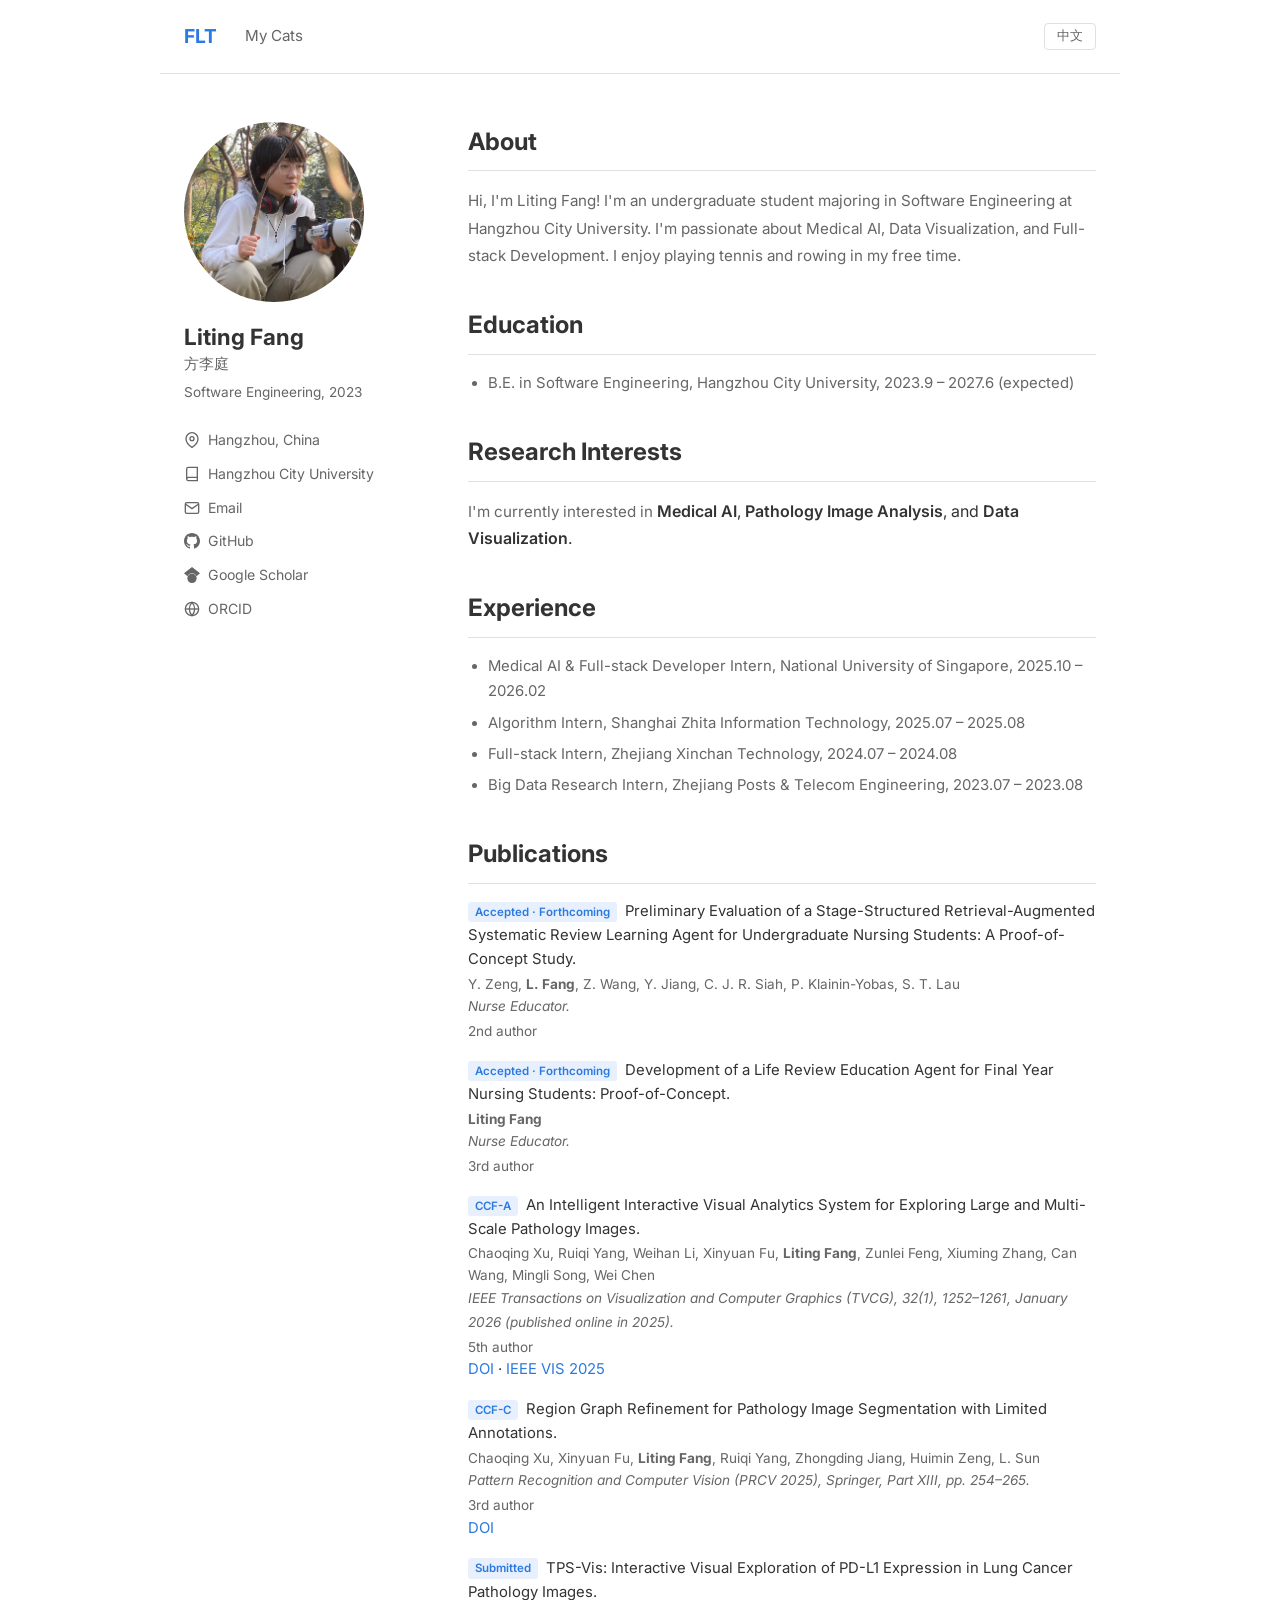
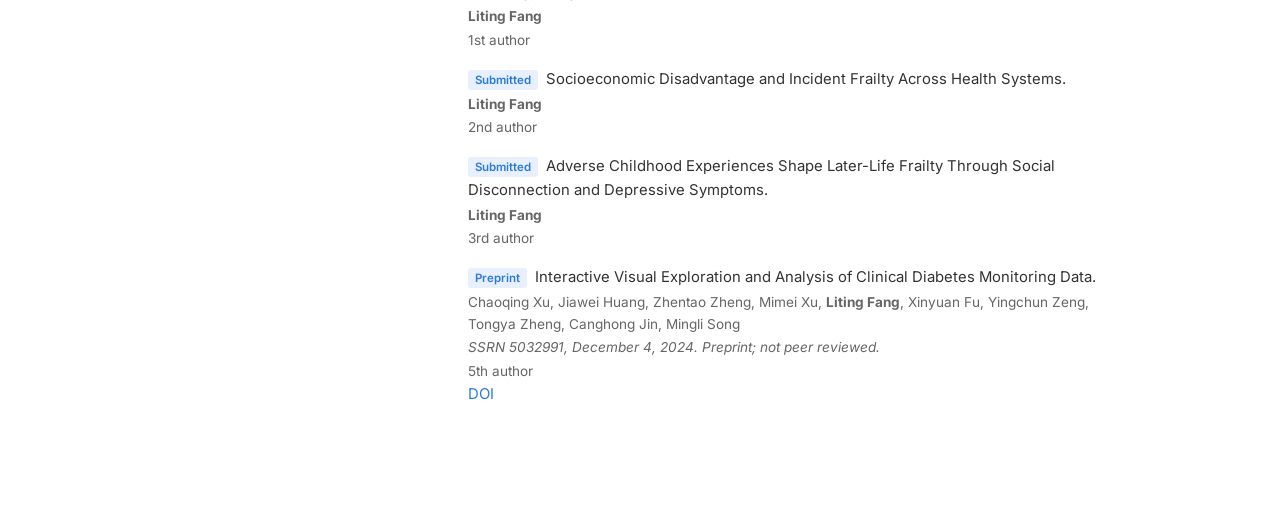
<file: index.html>
<!DOCTYPE html>
<html lang="en">
<head>
  <meta charset="UTF-8" />
  <meta name="viewport" content="width=device-width, initial-scale=1.0" />
  <title>Liting Fang</title>
  <link rel="preconnect" href="https://fonts.googleapis.com" />
  <link rel="preconnect" href="https://fonts.gstatic.com" crossorigin />
  <link href="https://fonts.googleapis.com/css2?family=Inter:wght@300;400;500;600;700&display=swap" rel="stylesheet" />
  <link rel="stylesheet" href="css/style.css" />
</head>
<body>

  <!-- Nav -->
  <nav class="navbar">
    <a href="index.html" class="nav-logo active">FLT</a>
    <a href="cats/index.html" class="nav-link" data-en="My Cats" data-zh="我的猫">My Cats</a>
    <button class="lang-toggle" id="langToggle">中文</button>
  </nav>

  <!-- Main -->
  <div class="layout">

    <!-- Sidebar -->
    <aside class="sidebar">
      <img src="img/avatar.JPG" alt="Liting Fang" class="avatar" />
      <h1 class="name">Liting Fang</h1>
      <p class="name-zh">方李庭</p>
      <p class="tagline" data-en="Software Engineering, 2023" data-zh="软件工程，2023级">Software Engineering, 2023</p>

      <ul class="info-list">
        <li>
          <svg viewBox="0 0 24 24" width="16" height="16" fill="none" stroke="currentColor" stroke-width="2"><path d="M21 10c0 7-9 13-9 13s-9-6-9-13a9 9 0 0 1 18 0z"/><circle cx="12" cy="10" r="3"/></svg>
          <span data-en="Hangzhou, China" data-zh="中国杭州">Hangzhou, China</span>
        </li>
        <li>
          <svg viewBox="0 0 24 24" width="16" height="16" fill="none" stroke="currentColor" stroke-width="2"><path d="M4 19.5A2.5 2.5 0 0 1 6.5 17H20"/><path d="M6.5 2H20v20H6.5A2.5 2.5 0 0 1 4 19.5v-15A2.5 2.5 0 0 1 6.5 2z"/></svg>
          <span data-en="Hangzhou City University" data-zh="浙大城市学院">Hangzhou City University</span>
        </li>
        <li>
          <svg viewBox="0 0 24 24" width="16" height="16" fill="none" stroke="currentColor" stroke-width="2"><path d="M4 4h16c1.1 0 2 .9 2 2v12c0 1.1-.9 2-2 2H4c-1.1 0-2-.9-2-2V6c0-1.1.9-2 2-2z"/><polyline points="22,6 12,13 2,6"/></svg>
          <a href="mailto:flting.amanda@gmail.com">Email</a>
        </li>
        <li>
          <svg viewBox="0 0 24 24" width="16" height="16" fill="currentColor"><path d="M12 0c-6.626 0-12 5.373-12 12 0 5.302 3.438 9.8 8.207 11.387.599.111.793-.261.793-.577v-2.234c-3.338.726-4.033-1.416-4.033-1.416-.546-1.387-1.333-1.756-1.333-1.756-1.089-.745.083-.729.083-.729 1.205.084 1.839 1.237 1.839 1.237 1.07 1.834 2.807 1.304 3.492.997.107-.775.418-1.305.762-1.604-2.665-.305-5.467-1.334-5.467-5.931 0-1.311.469-2.381 1.236-3.221-.124-.303-.535-1.524.117-3.176 0 0 1.008-.322 3.301 1.23.957-.266 1.983-.399 3.003-.404 1.02.005 2.047.138 3.006.404 2.291-1.552 3.297-1.23 3.297-1.23.653 1.653.242 2.874.118 3.176.77.84 1.235 1.911 1.235 3.221 0 4.609-2.807 5.624-5.479 5.921.43.372.823 1.102.823 2.222v3.293c0 .319.192.694.801.576 4.765-1.589 8.199-6.086 8.199-11.386 0-6.627-5.373-12-12-12z"/></svg>
          <a href="https://github.com/FLTing404" target="_blank">GitHub</a>
        </li>
        <li>
          <svg viewBox="0 0 24 24" width="16" height="16" fill="currentColor"><path d="M5.242 13.769L0 9.5 12 0l12 9.5-5.242 4.269C17.548 11.249 14.978 9.5 12 9.5c-2.977 0-5.548 1.748-6.758 4.269zM12 10a7 7 0 1 0 0 14 7 7 0 0 0 0-14z"/></svg>
          <a href="https://scholar.google.com/citations?user=KCssSrEAAAAJ" target="_blank">Google Scholar</a>
        </li>
        <li>
          <svg viewBox="0 0 24 24" width="16" height="16" fill="none" stroke="currentColor" stroke-width="2"><circle cx="12" cy="12" r="10"/><path d="M2 12h20"/><path d="M12 2a15.3 15.3 0 0 1 4 10 15.3 15.3 0 0 1-4 10 15.3 15.3 0 0 1-4-10 15.3 15.3 0 0 1 4-10z"/></svg>
          <a href="https://orcid.org/0009-0003-6122-9087" target="_blank">ORCID</a>
        </li>
      </ul>
    </aside>

    <!-- Content -->
    <main class="content">

      <section>
        <h2 data-en="About" data-zh="关于">About</h2>
        <div class="divider"></div>
        <p data-en="Hi, I'm Liting Fang! I'm an undergraduate student majoring in Software Engineering at Hangzhou City University. I'm passionate about Medical AI, Data Visualization, and Full-stack Development. I enjoy playing tennis and rowing in my free time." data-zh="你好，我是方李庭！我是浙大城市学院软件工程专业的本科生。我对医疗AI、数据可视化和全栈开发充满热情。课余时间喜欢打网球和划赛艇。">Hi, I'm Liting Fang! I'm an undergraduate student majoring in Software Engineering at Hangzhou City University. I'm passionate about Medical AI, Data Visualization, and Full-stack Development. I enjoy playing tennis and rowing in my free time.</p>
      </section>

      <section>
        <h2 data-en="Education" data-zh="教育背景">Education</h2>
        <div class="divider"></div>
        <ul class="bullet-list">
          <li data-en="B.E. in Software Engineering, Hangzhou City University, 2023.9 – 2027.6 (expected)" data-zh="软件工程 本科，浙大城市学院，2023.9 – 2027.6（预计）">B.E. in Software Engineering, Hangzhou City University, 2023.9 – 2027.6 (expected)</li>
        </ul>
      </section>

      <section>
        <h2 data-en="Research Interests" data-zh="研究方向">Research Interests</h2>
        <div class="divider"></div>
        <p data-en="I'm currently interested in " data-zh="我目前的研究方向是">I'm currently interested in </p>
        <span class="highlight" data-en="Medical AI" data-zh="医疗AI">Medical AI</span><span data-en=", " data-zh="、">, </span>
        <span class="highlight" data-en="Pathology Image Analysis" data-zh="病理图像分析">Pathology Image Analysis</span><span data-en=", and " data-zh="和">, and </span>
        <span class="highlight" data-en="Data Visualization" data-zh="数据可视化">Data Visualization</span><span>.</span>
      </section>

      <section>
        <h2 data-en="Experience" data-zh="实习经历">Experience</h2>
        <div class="divider"></div>
        <ul class="bullet-list">
          <li data-en="Medical AI & Full-stack Developer Intern, National University of Singapore, 2025.10 – 2026.02" data-zh="医疗AI & 全栈开发实习生，新加坡国立大学，2025.10 – 2026.02">Medical AI & Full-stack Developer Intern, National University of Singapore, 2025.10 – 2026.02</li>
          <li data-en="Algorithm Intern, Shanghai Zhita Information Technology, 2025.07 – 2025.08" data-zh="算法实习生，上海智塔信息科技，2025.07 – 2025.08">Algorithm Intern, Shanghai Zhita Information Technology, 2025.07 – 2025.08</li>
          <li data-en="Full-stack Intern, Zhejiang Xinchan Technology, 2024.07 – 2024.08" data-zh="全栈实习生，浙江信产技术，2024.07 – 2024.08">Full-stack Intern, Zhejiang Xinchan Technology, 2024.07 – 2024.08</li>
          <li data-en="Big Data Research Intern, Zhejiang Posts & Telecom Engineering, 2023.07 – 2023.08" data-zh="大数据研究院实习生，浙江省邮电工程建设，2023.07 – 2023.08">Big Data Research Intern, Zhejiang Posts & Telecom Engineering, 2023.07 – 2023.08</li>
        </ul>
      </section>

      <section>
        <h2 data-en="Publications" data-zh="学术论文">Publications</h2>
        <div class="divider"></div>
        <ul class="pub-list">
          <li>
            <span class="pub-tag" data-en="Accepted · Forthcoming" data-zh="已录用，待发表">Accepted · Forthcoming</span>
            Preliminary Evaluation of a Stage-Structured Retrieval-Augmented Systematic Review Learning Agent for Undergraduate Nursing Students: A Proof-of-Concept Study.
            <span class="pub-authors">Y. Zeng, <strong>L. Fang</strong>, Z. Wang, Y. Jiang, C. J. R. Siah, P. Klainin-Yobas, S. T. Lau</span>
            <span class="pub-venue">Nurse Educator.</span>
            <span class="pub-authors" data-en="2nd author" data-zh="第 2 作者">2nd author</span>
          </li>
          <li>
            <span class="pub-tag" data-en="Accepted · Forthcoming" data-zh="已录用，待发表">Accepted · Forthcoming</span>
            Development of a Life Review Education Agent for Final Year Nursing Students: Proof-of-Concept.
            <span class="pub-authors"><strong>Liting Fang</strong></span>
            <span class="pub-venue">Nurse Educator.</span>
            <span class="pub-authors" data-en="3rd author" data-zh="第 3 作者">3rd author</span>
          </li>
          <li>
            <span class="pub-tag">CCF-A</span>
            An Intelligent Interactive Visual Analytics System for Exploring Large and Multi-Scale Pathology Images.
            <span class="pub-authors">Chaoqing Xu, Ruiqi Yang, Weihan Li, Xinyuan Fu, <strong>Liting Fang</strong>, Zunlei Feng, Xiuming Zhang, Can Wang, Mingli Song, Wei Chen</span>
            <span class="pub-venue" data-en="IEEE Transactions on Visualization and Computer Graphics (TVCG), 32(1), 1252–1261, January 2026 (published online in 2025)." data-zh="IEEE Transactions on Visualization and Computer Graphics（TVCG），32(1)，1252–1261，2026 年 1 月卷期（2025 年在线发表）。">IEEE Transactions on Visualization and Computer Graphics (TVCG), 32(1), 1252–1261, January 2026 (published online in 2025).</span>
            <span class="pub-authors" data-en="5th author" data-zh="第 5 作者">5th author</span>
            <a href="https://doi.org/10.1109/tvcg.2025.3634833" target="_blank" rel="noopener noreferrer">DOI</a>
            · <a href="https://www.content.ieeevis.org/year/2025/program/paper_3ca02fd1-d387-44fa-b576-413ea269d949.html" target="_blank" rel="noopener noreferrer">IEEE VIS 2025</a>
          </li>
          <li>
            <span class="pub-tag">CCF-C</span>
            Region Graph Refinement for Pathology Image Segmentation with Limited Annotations.
            <span class="pub-authors">Chaoqing Xu, Xinyuan Fu, <strong>Liting Fang</strong>, Ruiqi Yang, Zhongding Jiang, Huimin Zeng, L. Sun</span>
            <span class="pub-venue">Pattern Recognition and Computer Vision (PRCV 2025), Springer, Part XIII, pp. 254–265.</span>
            <span class="pub-authors" data-en="3rd author" data-zh="第 3 作者">3rd author</span>
            <a href="https://doi.org/10.1007/978-981-95-5634-2_18" target="_blank" rel="noopener noreferrer">DOI</a>
          </li>
          <li>
            <span class="pub-tag" data-en="Submitted" data-zh="在投">Submitted</span>
            TPS-Vis: Interactive Visual Exploration of PD-L1 Expression in Lung Cancer Pathology Images.
            <span class="pub-authors"><strong>Liting Fang</strong></span>
            <span class="pub-authors" data-en="1st author" data-zh="第 1 作者">1st author</span>
          </li>
          <li>
            <span class="pub-tag" data-en="Submitted" data-zh="在投">Submitted</span>
            Socioeconomic Disadvantage and Incident Frailty Across Health Systems.
            <span class="pub-authors"><strong>Liting Fang</strong></span>
            <span class="pub-authors" data-en="2nd author" data-zh="第 2 作者">2nd author</span>
          </li>
          <li>
            <span class="pub-tag" data-en="Submitted" data-zh="在投">Submitted</span>
            Adverse Childhood Experiences Shape Later-Life Frailty Through Social Disconnection and Depressive Symptoms.
            <span class="pub-authors"><strong>Liting Fang</strong></span>
            <span class="pub-authors" data-en="3rd author" data-zh="第 3 作者">3rd author</span>
          </li>
          <li>
            <span class="pub-tag" data-en="Preprint" data-zh="预印本">Preprint</span>
            Interactive Visual Exploration and Analysis of Clinical Diabetes Monitoring Data.
            <span class="pub-authors">Chaoqing Xu, Jiawei Huang, Zhentao Zheng, Mimei Xu, <strong>Liting Fang</strong>, Xinyuan Fu, Yingchun Zeng, Tongya Zheng, Canghong Jin, Mingli Song</span>
            <span class="pub-venue" data-en="SSRN 5032991, December 4, 2024. Preprint; not peer reviewed." data-zh="SSRN 5032991，2024 年 12 月 4 日公开。预印本，未经同行评审。">SSRN 5032991, December 4, 2024. Preprint; not peer reviewed.</span>
            <span class="pub-authors" data-en="5th author" data-zh="第 5 作者">5th author</span>
            <a href="https://doi.org/10.2139/ssrn.5032991" target="_blank" rel="noopener noreferrer">DOI</a>
          </li>
        </ul>
      </section>

    </main>
  </div>

  <script src="js/main.js"></script>
</body>
</html>
</file>
<file: css/style.css>
/* ===== Reset ===== */
*, *::before, *::after {
  margin: 0;
  padding: 0;
  box-sizing: border-box;
}

:root {
  --text: #333;
  --text-light: #666;
  --accent: #2a7ae2;
  --bg: #fff;
  --border: #e0e0e0;
}

body {
  font-family: 'Inter', -apple-system, BlinkMacSystemFont, 'Segoe UI', sans-serif;
  color: var(--text);
  background: var(--bg);
  line-height: 1.7;
  -webkit-font-smoothing: antialiased;
}

a {
  color: var(--accent);
  text-decoration: none;
}

a:hover {
  text-decoration: underline;
}

/* ===== Navbar ===== */
.navbar {
  max-width: 960px;
  margin: 0 auto;
  padding: 20px 24px;
  display: flex;
  align-items: center;
  gap: 28px;
  border-bottom: 1px solid var(--border);
}

.nav-logo {
  font-weight: 700;
  font-size: 1.2rem;
  color: var(--text);
}

.nav-logo.active {
  color: var(--accent);
}

.nav-link {
  font-size: 0.95rem;
  color: var(--text-light);
}

.nav-link:hover {
  color: var(--text);
  text-decoration: none;
}

.lang-toggle {
  margin-left: auto;
  padding: 4px 12px;
  border: 1px solid var(--border);
  border-radius: 4px;
  background: var(--bg);
  color: var(--text-light);
  font-size: 0.8rem;
  cursor: pointer;
  font-family: inherit;
  transition: border-color 0.2s;
}

.lang-toggle:hover {
  border-color: var(--accent);
  color: var(--accent);
}

/* ===== Layout ===== */
.layout {
  max-width: 960px;
  margin: 0 auto;
  padding: 48px 24px 80px;
  display: flex;
  gap: 64px;
}

/* ===== Sidebar ===== */
.sidebar {
  width: 220px;
  flex-shrink: 0;
}

.avatar {
  width: 180px;
  height: 180px;
  border-radius: 50%;
  object-fit: cover;
  display: block;
  margin-bottom: 20px;
}

.name {
  font-size: 1.4rem;
  font-weight: 700;
  line-height: 1.3;
}

.name-zh {
  font-size: 0.95rem;
  color: var(--text-light);
  margin-bottom: 4px;
}

.tagline {
  font-size: 0.85rem;
  color: var(--text-light);
  margin-bottom: 24px;
}

.info-list {
  list-style: none;
  display: flex;
  flex-direction: column;
  gap: 10px;
}

.info-list li {
  display: flex;
  align-items: center;
  gap: 8px;
  font-size: 0.88rem;
  color: var(--text-light);
}

.info-list svg {
  flex-shrink: 0;
  color: var(--text-light);
}

.info-list a {
  color: var(--text-light);
}

.info-list a:hover {
  color: var(--accent);
}

/* ===== Content ===== */
.content {
  flex: 1;
  min-width: 0;
}

.content section {
  margin-bottom: 36px;
}

.content h2 {
  font-size: 1.5rem;
  font-weight: 700;
  color: var(--text);
  margin-bottom: 0;
}

.divider {
  height: 1px;
  background: var(--border);
  margin: 8px 0 16px;
}

.content p {
  font-size: 0.95rem;
  color: var(--text-light);
  display: inline;
}

.highlight {
  font-weight: 600;
  color: var(--text);
}

/* ===== Lists ===== */
.bullet-list {
  list-style: disc;
  padding-left: 20px;
}

.bullet-list li {
  font-size: 0.93rem;
  color: var(--text-light);
  margin-bottom: 6px;
}

/* ===== Publications ===== */
.pub-list {
  list-style: none;
}

.pub-list li {
  font-size: 0.93rem;
  color: var(--text);
  margin-bottom: 16px;
  line-height: 1.6;
}

.pub-tag {
  display: inline-block;
  background: #e8f0fe;
  color: var(--accent);
  font-size: 0.72rem;
  font-weight: 600;
  padding: 1px 7px;
  border-radius: 3px;
  margin-right: 4px;
  vertical-align: middle;
}

.pub-authors {
  display: block;
  font-size: 0.85rem;
  color: var(--text-light);
  margin-top: 2px;
}

.pub-venue {
  font-size: 0.85rem;
  color: var(--text-light);
  font-style: italic;
}

/* ===== Mobile ===== */
@media (max-width: 700px) {
  .navbar {
    padding: 16px 20px;
    gap: 16px;
  }

  .nav-logo {
    font-size: 1.1rem;
  }

  .nav-link {
    font-size: 0.88rem;
  }

  .lang-toggle {
    padding: 3px 10px;
    font-size: 0.75rem;
  }

  .layout {
    flex-direction: column;
    gap: 32px;
    padding: 28px 20px 60px;
  }

  .sidebar {
    width: 100%;
    text-align: center;
  }

  .avatar {
    margin: 0 auto 16px;
    width: 120px;
    height: 120px;
  }

  .name {
    font-size: 1.2rem;
  }

  .info-list {
    align-items: center;
  }

  .content h2 {
    font-size: 1.25rem;
  }

  .content p,
  .bullet-list li,
  .pub-list li {
    font-size: 0.88rem;
  }

  .pub-authors,
  .pub-venue {
    font-size: 0.8rem;
  }
}
</file>
